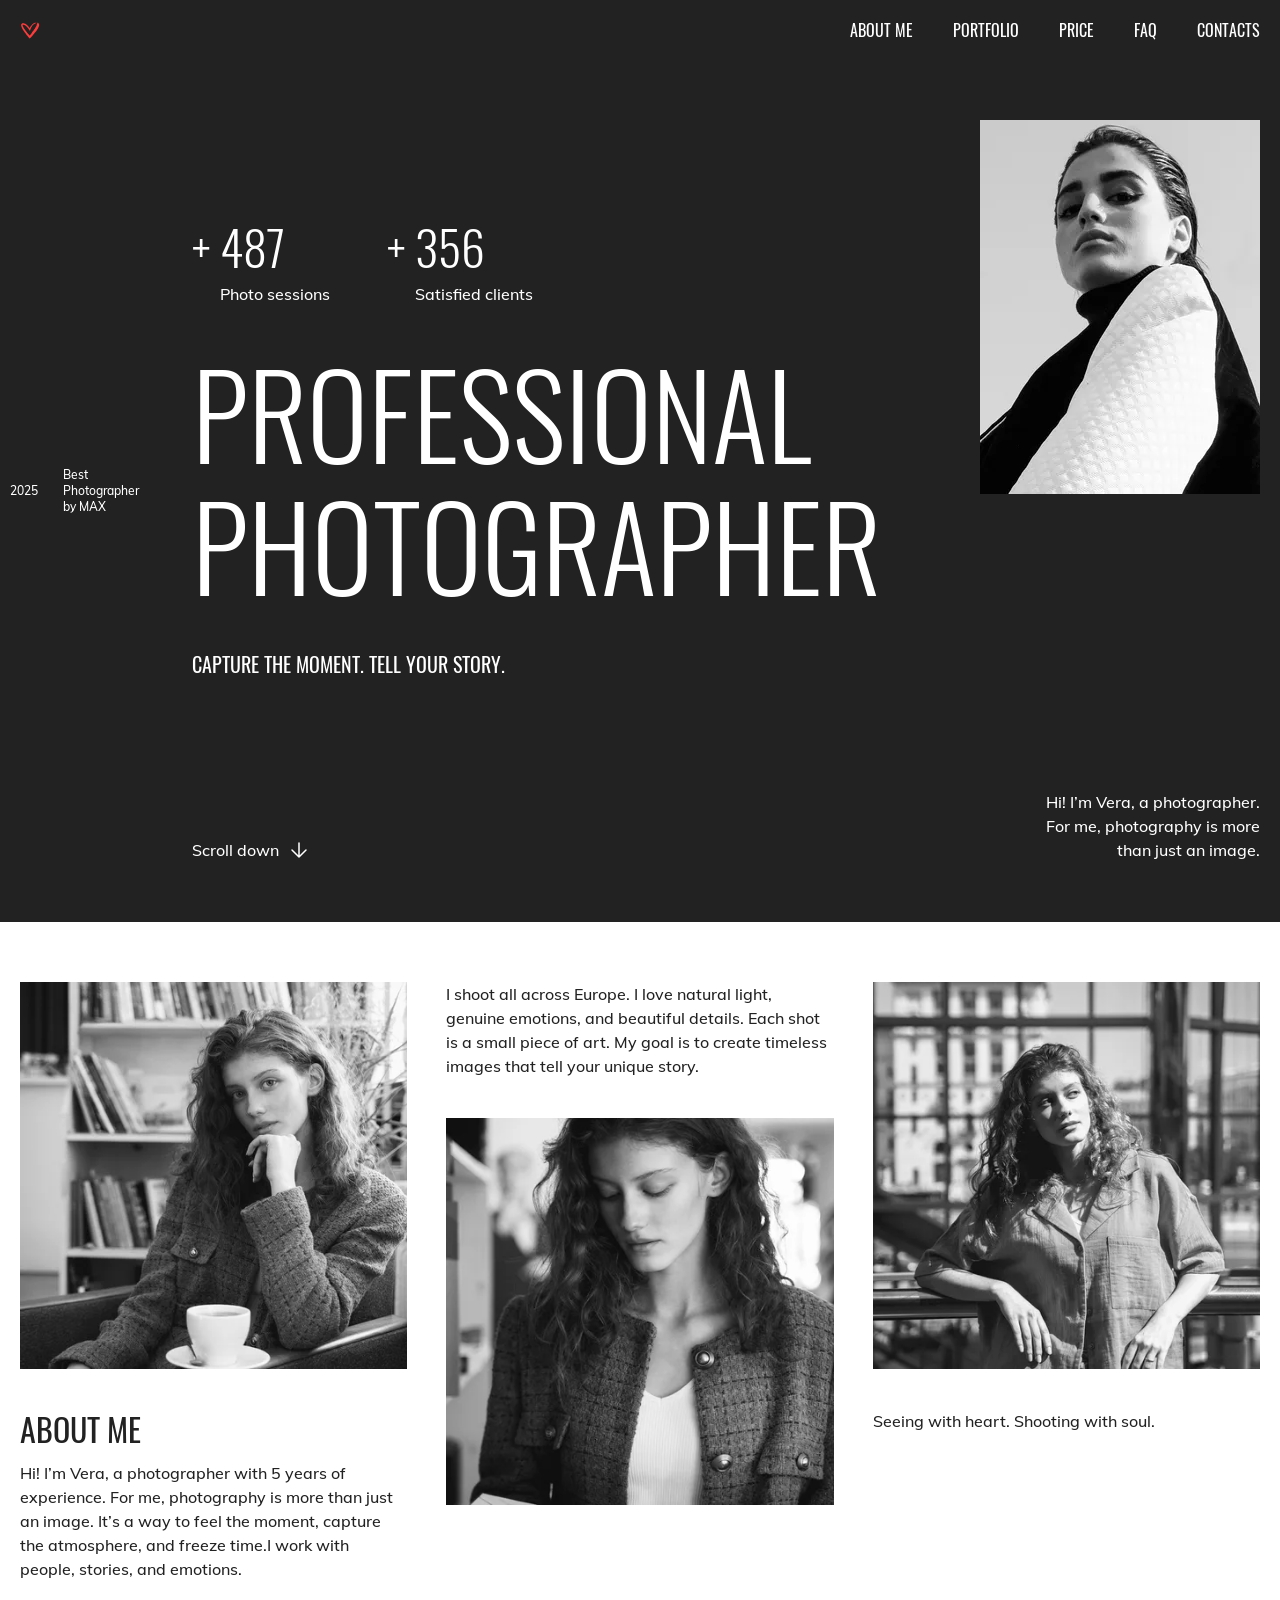
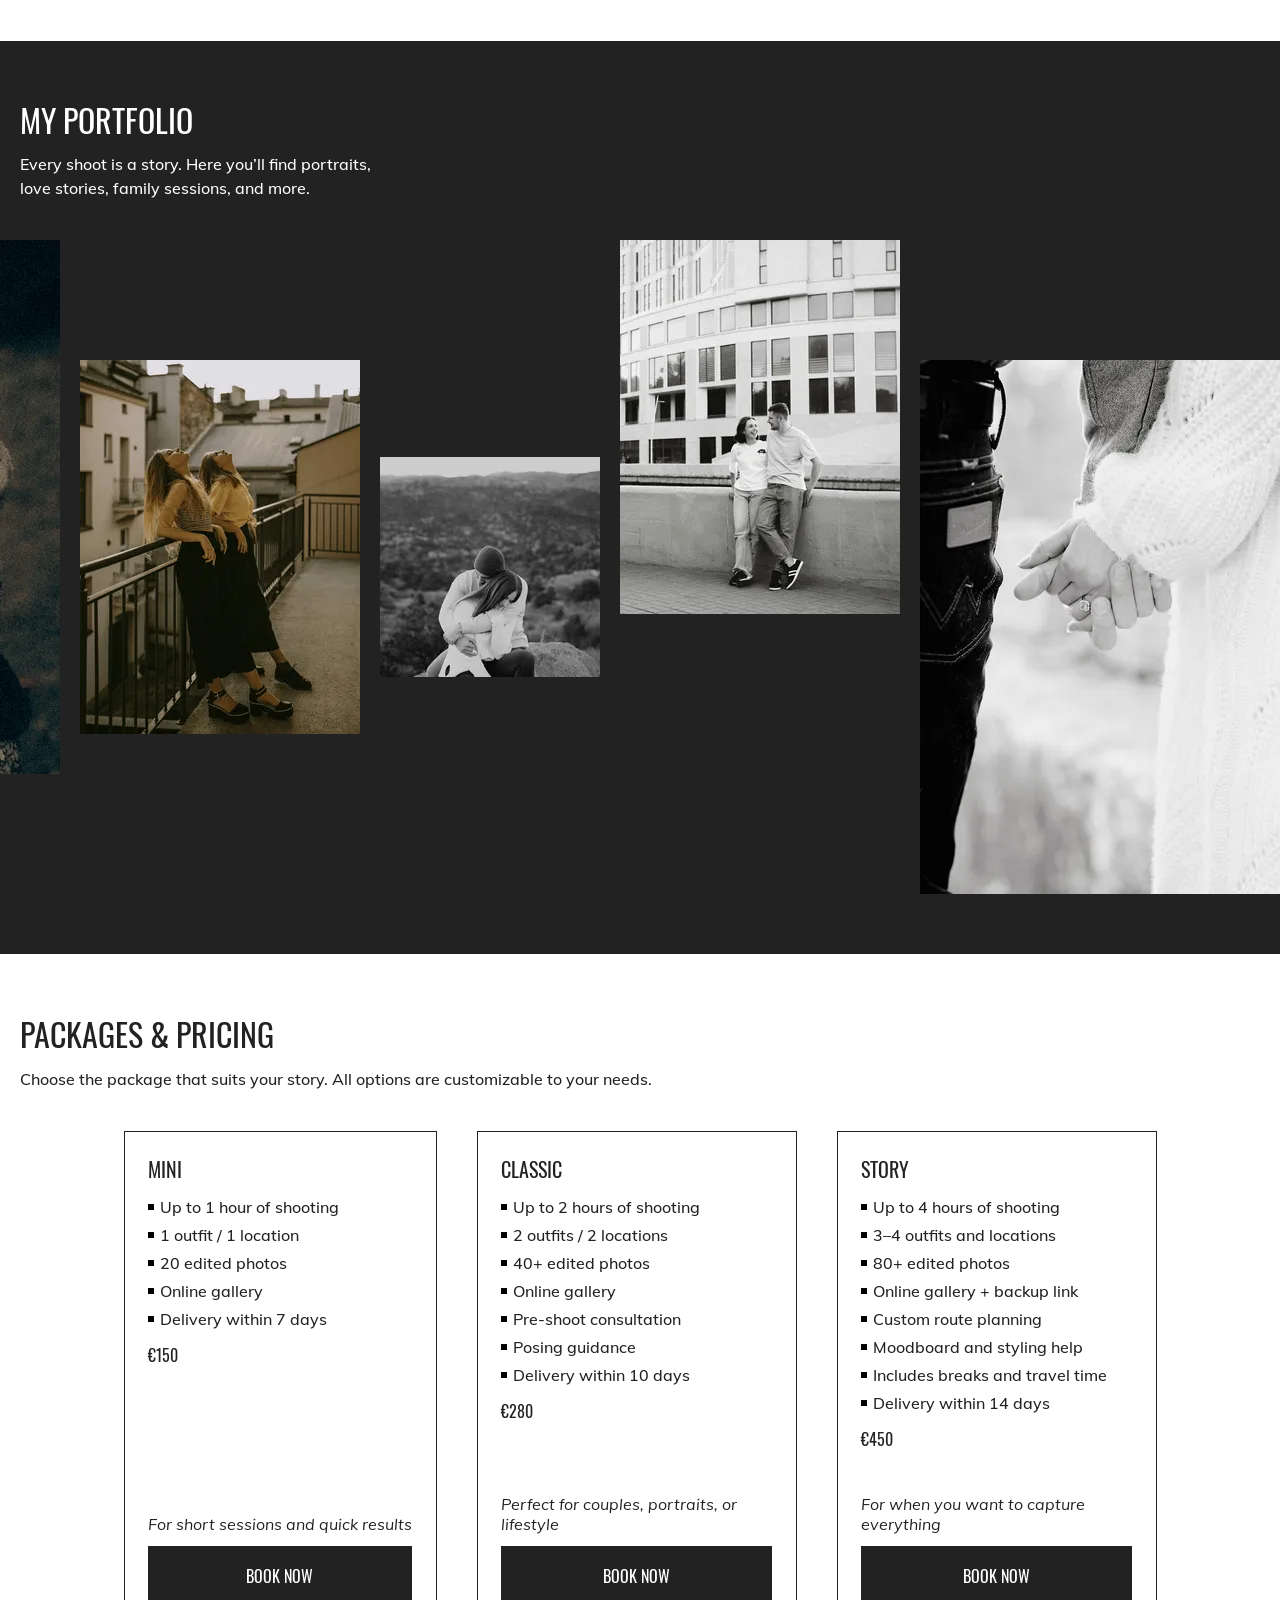
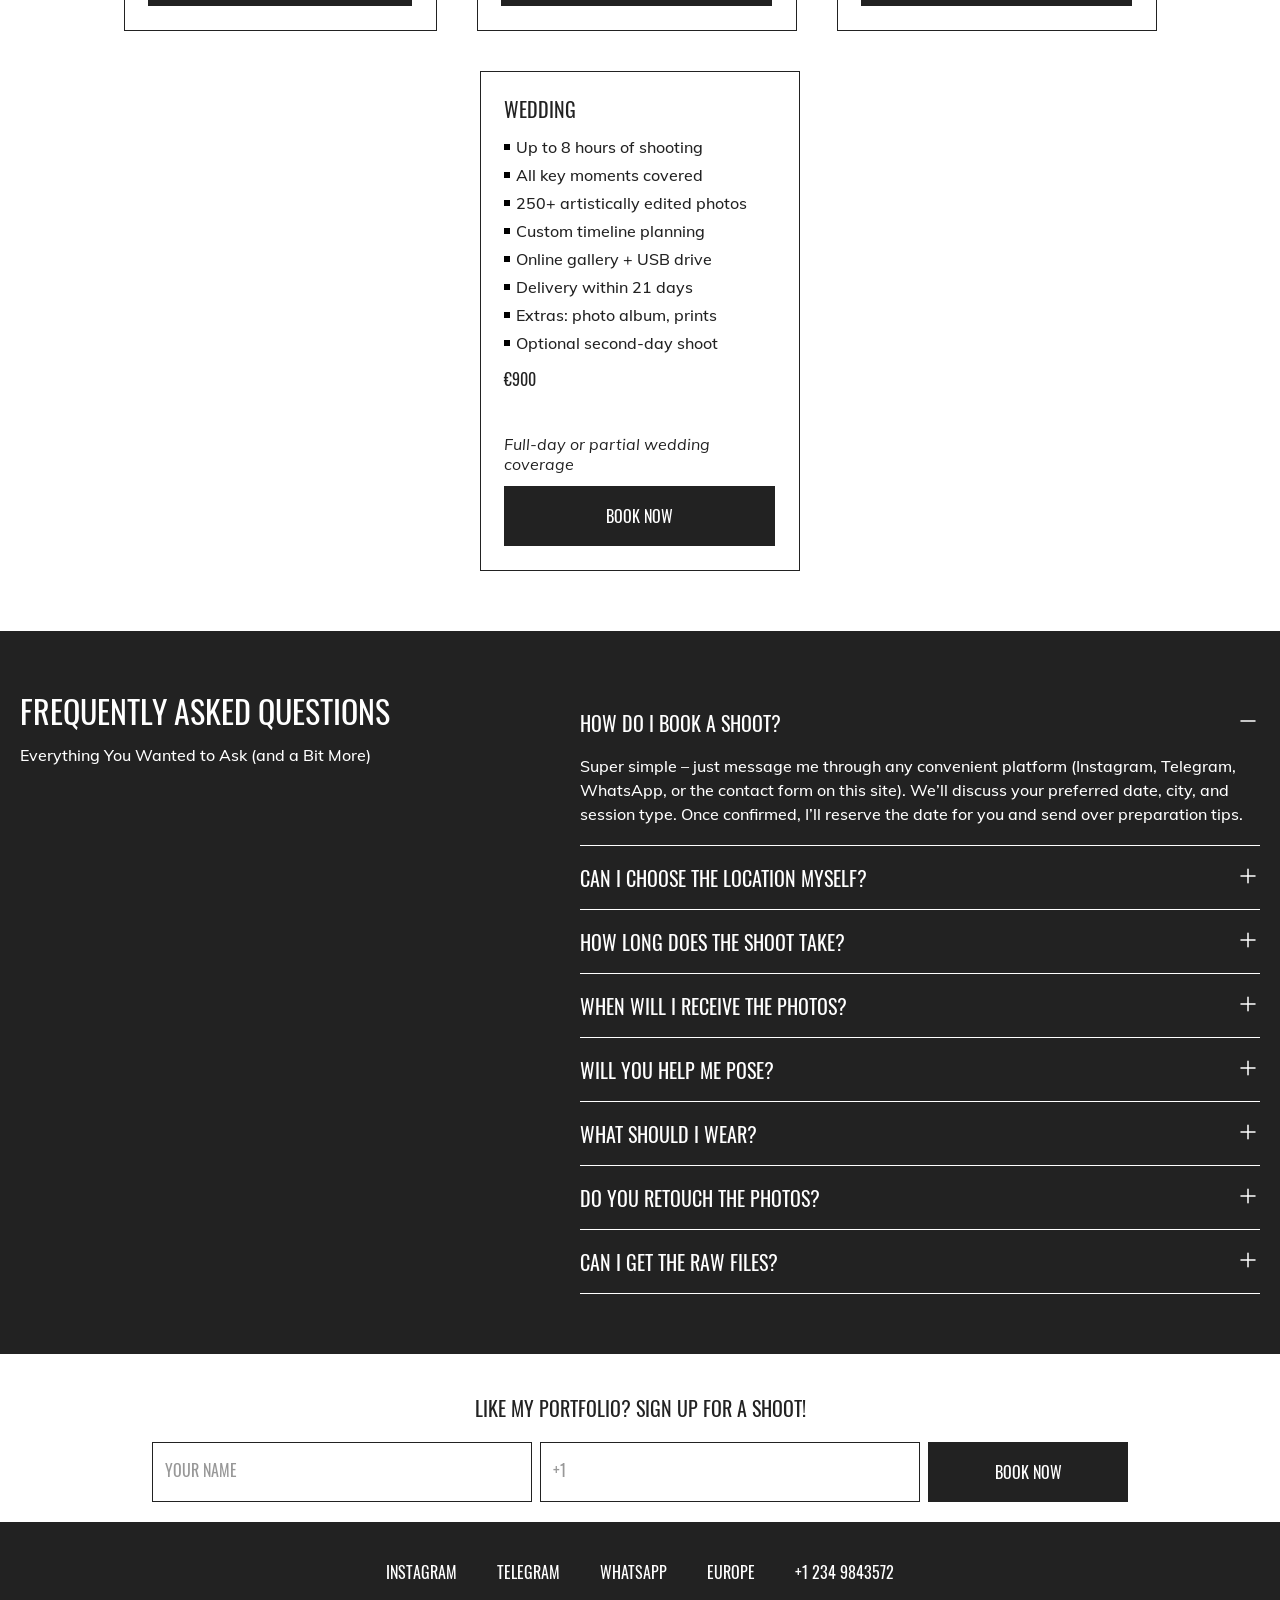
<file: index.html>
<!DOCTYPE html><html class="page" lang="en"><head><meta charset="UTF-8"><meta name="viewport" content="width=device-width,initial-scale=1"><link rel="stylesheet" href="./styles/styles.css"><link rel="icon" href="./favicon.ico"><title>Portfolio</title></head><body class="page__body"><header class="header"><div class="header__container container"><img class="header__logo" src="./images/logo.svg" alt="logo" width="20" height="20"> <button class="header__burger" type="button"><span class="visually-hidden">меню</span> <span class="header__burger-line"></span> <span class="header__burger-line header__burger-line--2"></span></button><nav class="header__nav"><ul class="header__list"><li class="header__item"><a class="header__link text-nav" href="#about">about me</a></li><li><a class="header__link text-nav" href="#portfolio">portfolio</a></li><li><a class="header__link text-nav" href="#price">price</a></li><li><a class="header__link text-nav" href="#faq">faq</a></li><li><a class="header__link text-nav" href="#contact">contacts</a></li></ul></nav></div></header><main class="page__main"><section class="hero"><div class="hero__container container"><div class="hero__running-title"><p class="hero__year text-small">2025</p><div class="hero__line"></div><p class="text-small">Best Photographer by MAX</p></div><div class="hero__wrapper"><div class="hero__inner1"><ul class="hero__property"><li class="hero__property-item"><p class="text-decor">487</p><span class="text-base">Photo sessions</span></li><li class="hero__property-item"><p class="text-decor">356</p><span class="text-base">Satisfied clients</span></li></ul><h1 class="hero__title title">Professional photographer</h1><p class="hero__subtitle subtitle">Capture the Moment. Tell Your Story.</p><a class="hero__down text-base" href="#about">Scroll down</a></div><div class="hero__inner2"><img class="hero__img" src="./images/hero/hero1-1x.webp" alt="девушка в горах" width="220" height="220"></div><div class="hero__inner3"><img class="hero__img" src="./images/hero/hero2-1x.webp" alt="фотограф" width="280" height="374"><p class="hero__hi text-base">Hi! I’m Vera, a photographer. For me, photography is more than just an image.</p></div></div></div></section><section class="about" id="about"><div class="about__container container"><img class="about__img" src="./images/about/about1-1x.webp" alt="фотограф" width="440" height="440"><h2 class="about__title title-section txt-dark">about me</h2><p class="about__text-1 text-base txt-dark">Hi! I’m Vera, a photographer with 5 years of experience. For me, photography is more than just an image. It’s a way to feel the moment, capture the atmosphere, and freeze time.I work with people, stories, and emotions.</p><p class="about__text-2 text-base txt-dark">I shoot all across Europe. I love natural light, genuine emotions, and beautiful details. Each shot is a small piece of art. My goal is to create timeless images that tell your unique story.</p><img class="about__img about__img--2" src="./images/about/about2-1x.webp" alt="фотограф" width="440" height="440"> <img class="about__img about__img--3" src="./images/about/about3-1x.webp" alt="фотограф" width="440" height="440"> <span class="text-base txt-dark">Seeing with heart. Shooting with soul.</span></div></section><section class="portfolio" id="portfolio"><div class="container"><h2 class="portfolio__title title-section">my portfolio</h2><p class="portfolio__text text-base">Every shoot is a story. Here you’ll find portraits, love stories, family sessions, and more.</p><div class="portfolio__slider"><button id="slider-left"></button> <button id="slider-right"></button><ul class="portfolio__list"><li class="portfolio__item"><img class="portfolio__img" src="./images/portfolio/portfolio1-1x.webp" alt="1" width="400" height="534"></li><li class="portfolio__item"><img class="portfolio__img" src="./images/portfolio/portfolio2-1x.webp" alt="2" width="220" height="220"></li><li class="portfolio__item"><img class="portfolio__img" src="./images/portfolio/portfolio3-1x.webp" alt="3" width="280" height="374"></li><li class="portfolio__item"><img class="portfolio__img" src="./images/portfolio/portfolio4-1x.webp" alt="4" width="400" height="534"></li><li class="portfolio__item"><img class="portfolio__img" src="./images/portfolio/portfolio5-1x.webp" alt="5" width="280" height="374"></li><li class="portfolio__item"><img class="portfolio__img" src="./images/portfolio/portfolio6-1x.webp" alt="6" width="220" height="220"></li><li class="portfolio__item"><img class="portfolio__img" src="./images/portfolio/portfolio7-1x.webp" alt="7" width="280" height="374"></li><li class="portfolio__item"><img class="portfolio__img" src="./images/portfolio/portfolio8-1x.webp" alt="8" width="400" height="534"></li><li class="portfolio__item"><img class="portfolio__img" src="./images/portfolio/portfolio9-1x.webp" alt="9" width="220" height="220"></li><li class="portfolio__item"><img class="portfolio__img" src="./images/portfolio/portfolio10-1x.webp" alt="10" width="280" height="374"></li><li class="portfolio__item"><img class="portfolio__img" src="./images/portfolio/portfolio11-1x.webp" alt="11" width="280" height="374"></li><li class="portfolio__item"><img class="portfolio__img" src="./images/portfolio/portfolio12-1x.webp" alt="12" width="400" height="534"></li></ul></div></div></section><section class="price" id="price"><div class="container"><h2 class="price__title title-section txt-dark">Packages & Pricing</h2><p class="price__text text-base txt-dark">Choose the package that suits your story. All options are customizable to your needs.</p><ul class="price__list"><li class="price__item"><h3 class="price__subtitle subtitle txt-dark">Mini</h3><ul class="price__features-list"><li><span class="text-base txt-dark">Up to 1 hour of shooting</span></li><li><span class="text-base txt-dark">1 outfit / 1 location</span></li><li><span class="text-base txt-dark">20 edited photos</span></li><li><span class="text-base txt-dark">Online gallery</span></li><li><span class="text-base txt-dark">Delivery within 7 days</span></li></ul><p class="price__cost text-btn txt-dark">€150</p><p class="price__text-italic text-base text-base--italic txt-dark">For short sessions and quick results</p><button class="price__button button text-btn" type="button">Book now</button></li><li class="price__item"><h3 class="price__subtitle subtitle txt-dark">Classic</h3><ul class="price__features-list"><li><span class="text-base txt-dark">Up to 2 hours of shooting</span></li><li><span class="text-base txt-dark">2 outfits / 2 locations</span></li><li><span class="text-base txt-dark">40+ edited photos</span></li><li><span class="text-base txt-dark">Online gallery</span></li><li><span class="text-base txt-dark">Pre-shoot consultation</span></li><li><span class="text-base txt-dark">Posing guidance</span></li><li><span class="text-base txt-dark">Delivery within 10 days</span></li></ul><p class="price__cost text-btn txt-dark">€280</p><p class="price__text-italic text-base text-base--italic txt-dark">Perfect for couples, portraits, or lifestyle</p><button class="price__button button text-btn" type="button">Book now</button></li><li class="price__item"><h3 class="price__subtitle subtitle txt-dark">Story</h3><ul class="price__features-list"><li><span class="text-base txt-dark">Up to 4 hours of shooting</span></li><li><span class="text-base txt-dark">3–4 outfits and locations</span></li><li><span class="text-base txt-dark">80+ edited photos</span></li><li><span class="text-base txt-dark">Online gallery + backup link</span></li><li><span class="text-base txt-dark">Custom route planning</span></li><li><span class="text-base txt-dark">Moodboard and styling help</span></li><li><span class="text-base txt-dark">Includes breaks and travel time</span></li><li><span class="text-base txt-dark">Delivery within 14 days</span></li></ul><p class="price__cost text-btn txt-dark">€450</p><p class="price__text-italic text-base text-base--italic txt-dark">For when you want to capture everything</p><button class="price__button button text-btn" type="button">Book now</button></li><li class="price__item"><h3 class="price__subtitle subtitle txt-dark">Wedding</h3><ul class="price__features-list"><li><span class="text-base txt-dark">Up to 8 hours of shooting</span></li><li><span class="text-base txt-dark">All key moments covered</span></li><li><span class="text-base txt-dark">250+ artistically edited photos</span></li><li><span class="text-base txt-dark">Custom timeline planning</span></li><li><span class="text-base txt-dark">Online gallery + USB drive</span></li><li><span class="text-base txt-dark">Delivery within 21 days</span></li><li><span class="text-base txt-dark">Extras: photo album, prints</span></li><li><span class="text-base txt-dark">Optional second-day shoot</span></li></ul><p class="price__cost text-btn txt-dark">€900</p><p class="price__text-italic text-base text-base--italic txt-dark">Full-day or partial wedding coverage</p><button class="price__button button text-btn" type="button">Book now</button></li></ul></div><div class="modal"><div class="modal__container"><button class="modal__btn" type="button"><span class="visually-hidden">закрыть МО</span> <span class="modal__btn-line"></span> <span class="modal__btn-line modal__btn-line--2"></span></button><h2 class="contact__title subtitle txt-dark">Like my portfolio? Sign up for a shoot!</h2><form class="modal__form form" action="/submit-form" method="post" autocomplete="off"><input class="form__filed text-field" type="text" placeholder="your name"> <input class="form__filed text-field" type="tel" placeholder="+1"> <button class="form__button button text-btn" type="submit">Book now</button></form></div></div></section><section class="faq" id="faq"><div class="faq__container container"><div><h2 class="faq__title title-section">Frequently Asked Questions</h2><span class="text-base">Everything You Wanted to Ask (and a Bit More)</span></div><div class="faq__wrapper"><details class="faq__faq" open><summary class="faq__question subtitle">How do I book a shoot?</summary><p class="faq__answer text-base">Super simple – just message me through any convenient platform (Instagram, Telegram, WhatsApp, or the contact form on this site). We’ll discuss your preferred date, city, and session type. Once confirmed, I’ll reserve the date for you and send over preparation tips.</p></details><details class="faq__faq"><summary class="faq__question subtitle">Can I choose the location myself?</summary><p class="faq__answer text-base">Absolutely! If there’s a special place you love or have in mind — I’m happy to shoot there. If you’re unsure, I can suggest beautiful spots with great lighting and atmosphere, tailored to your vision and mood.</p></details><details class="faq__faq"><summary class="faq__question subtitle">How long does the shoot take?</summary><p class="faq__answer text-base">That depends on the package you choose. On average, sessions last from 1 to 4 hours. We’ll plan the pace and type of shoot together — from relaxed city strolls and love stories to more dynamic or editorial sessions.</p></details><details class="faq__faq"><summary class="faq__question subtitle">When will I receive the photos?</summary><p class="faq__answer text-base">You’ll receive your edited photos within 7–14 days. For event and wedding sessions — up to 30 days. I deliver them in a stylish online gallery, where you can download them in full quality or easily share with friends and family.</p></details><details class="faq__faq"><summary class="faq__question subtitle">Will you help me pose?</summary><p class="faq__answer text-base">Definitely! I’ll guide you gently throughout the session — where to look, how to move, how to relax. The goal is to make you feel comfortable and natural. My approach is relaxed, and I’ll never force awkward poses. The result? Real, expressive, and beautiful photos.</p></details><details class="faq__faq"><summary class="faq__question subtitle">What should I wear?</summary><p class="faq__answer text-base">After booking, I’ll send you a style guide with suggestions for colors, textures, and combinations. The most important thing is that you feel confident in your outfit. I’m also happy to help you coordinate looks or plan something cohesive for couples or groups.</p></details><details class="faq__faq"><summary class="faq__question subtitle">Do you retouch the photos?</summary><p class="faq__answer text-base">Yes, all photos are color-corrected and lightly retouched. My editing style is clean and natural — no overdone filters or fake skin. Just you, at your best. Extra retouching is available upon request.</p></details><details class="faq__faq"><summary class="faq__question subtitle">Can I get the raw files?</summary><p class="faq__answer text-base">I don’t deliver RAW files. My work includes not only shooting, but also careful selection and editing to create a complete and polished result. You’ll receive only the best images, ready for printing, sharing, or publishing.</p></details></div></div></section></main><footer class="footer"><section class="contact" id="contact"><div class="container"><h2 class="contact__title subtitle txt-dark">Like my portfolio? Sign up for a shoot!</h2><form class="form" action="/submit-form" method="post" autocomplete="off"><input class="form__filed text-field" type="text" placeholder="your name"> <input class="form__filed text-field" type="tel" placeholder="+1"> <button class="form__button button text-btn" type="submit">Book now</button></form></div></section><section class="footer__social"><h2 class="visually-hidden">Соцсети</h2><div class="footer__container container"><ul class="footer__social-list"><li class="footer__social-item"><a class="footer__social-link text-btn" href="#">instagram</a></li><li class="footer__social-item"><a class="footer__social-link text-btn" href="#">telegram</a></li><li class="footer__social-item"><a class="footer__social-link text-btn" href="#">whatsapp</a></li><li class="footer__social-item"><a class="footer__social-link text-btn" href="#">Europe</a></li></ul><a class="footer__social-link footer__tel text-btn" href="tel:+12349843572">+1 234 9843572</a></div></section></footer><!-- <script src="./scripts/main.js"></script> --><script type="module" src="./scripts/index.js"></script></body></html>
</file>
<file: styles/styles.css>
html{-webkit-text-size-adjust:100%;line-height:1.15}body{margin:0}main{display:block}h1{margin:.67em 0;font-size:2em}hr{box-sizing:content-box;height:0;overflow:visible}pre{font-family:monospace;font-size:1em}a{background-color:#0000}abbr[title]{border-bottom:none;text-decoration:underline dotted}b,strong{font-weight:bolder}code,kbd,samp{font-family:monospace;font-size:1em}small{font-size:80%}sub,sup{vertical-align:baseline;font-size:75%;line-height:0;position:relative}sub{bottom:-.25em}sup{top:-.5em}img{border-style:none}button,input,optgroup,select,textarea{margin:0;font-family:inherit;font-size:100%;line-height:1.15}button,input{overflow:visible}button,select{text-transform:none}button,[type=button],[type=reset],[type=submit]{-webkit-appearance:button}button::-moz-focus-inner{border-style:none;padding:0}[type=button]::-moz-focus-inner{border-style:none;padding:0}[type=reset]::-moz-focus-inner{border-style:none;padding:0}[type=submit]::-moz-focus-inner{border-style:none;padding:0}button:-moz-focusring{outline:1px dotted buttontext}[type=button]:-moz-focusring{outline:1px dotted buttontext}[type=reset]:-moz-focusring{outline:1px dotted buttontext}[type=submit]:-moz-focusring{outline:1px dotted buttontext}fieldset{padding:.35em .75em .625em}legend{box-sizing:border-box;max-width:100%;color:inherit;white-space:normal;padding:0;display:table}progress{vertical-align:baseline}textarea{overflow:auto}[type=checkbox],[type=radio]{box-sizing:border-box;padding:0}[type=number]::-webkit-inner-spin-button{height:auto}[type=number]::-webkit-outer-spin-button{height:auto}[type=search]{outline-offset:-2px;-webkit-appearance:textfield}[type=search]::-webkit-search-decoration{-webkit-appearance:none}::-webkit-file-upload-button{font:inherit;-webkit-appearance:button}details{display:block}summary{display:list-item}template,[hidden]{display:none}@font-face{font-family:Oswald;font-style:normal;font-weight:400;src:url(../fonts/Oswald-Regular.woff2)format("woff2"),url(../fonts/Oswald-Regular.woff)format("woff");font-display:swap}@font-face{font-family:Oswald;font-style:normal;font-weight:300;src:url(../fonts/Oswald-Light.woff2)format("woff2"),url(../fonts/Oswald-Light.woff)format("woff");font-display:swap}@font-face{font-family:Oswald;font-style:normal;font-weight:500;src:url(../fonts/Oswald-Medium.woff2)format("woff2"),url(../fonts/Oswald-Medium.woff)format("woff");font-display:swap}@font-face{font-family:Mulish;font-style:normal;font-weight:400;src:url(../fonts/Mulish-Regular.woff2)format("woff2"),url(../fonts/Mulish-Regular.woff)format("woff");font-display:swap}@font-face{font-family:Mulish;font-style:normal;font-weight:500;src:url(../fonts/Mulish-Medium.woff2)format("woff2"),url(../fonts/Mulish-Medium.woff)format("woff");font-display:swap}@font-face{font-family:Mulish;font-style:normal;font-weight:600;src:url(../fonts/Mulish-Bold.woff2)format("woff2"),url(../fonts/Mulish-Bold.woff)format("woff");font-display:swap}@font-face{font-family:Mulish;font-style:italic;font-weight:400;src:url(../fonts/Mulish-Italic.woff2)format("woff2"),url(../fonts/Mulish-Italic.woff)format("woff");font-display:swap}.text-nav{color:#fff;text-transform:uppercase;margin-top:0;margin-bottom:0;font-family:Oswald,Georgia,sans-serif;font-size:16px;font-weight:400;line-height:24px;text-decoration:none}.title{color:#fff;text-transform:uppercase;margin-top:0;margin-bottom:0;font-family:Oswald,Georgia,sans-serif;font-size:116px;font-weight:300;line-height:132px}@media (width<=768px){.title{font-size:68px;line-height:80px}}@media (width<=380px){.title{font-size:56px;line-height:64px}}.title-section{color:#fff;text-transform:uppercase;margin-top:0;margin-bottom:0;font-family:Oswald,Georgia,sans-serif;font-size:32px;font-weight:400;line-height:40px}.subtitle{color:#fff;text-transform:uppercase;margin-top:0;margin-bottom:0;font-family:Oswald,Georgia,sans-serif;font-size:20px;font-weight:400;line-height:28px}.text-decor{color:#fff;text-transform:uppercase;margin-top:0;margin-bottom:8px;font-family:Oswald,Georgia,sans-serif;font-size:48px;font-weight:300;line-height:54px}@media (width<=768px){.text-decor{font-weight:300}}.text-base{color:#fff;margin-top:0;margin-bottom:0;font-family:Mulish,arial,sans-serif;font-size:16px;font-weight:500;line-height:24px}.text-base--italic{font-style:italic;line-height:20px}@media (width<=380px){.text-base{font-weight:400px}}.text-small{color:#fff;margin-top:0;margin-bottom:0;font-family:Mulish,arial,sans-serif;font-size:12px;font-weight:500;line-height:16px}.text-btn{color:#fff;text-transform:uppercase;margin-top:0;margin-bottom:0;font-family:Oswald,Georgia,sans-serif;font-size:16px;font-weight:400;line-height:24px;text-decoration:none}.txt-dark{color:#222}.page{scroll-behavior:smooth}.page__body{background-color:#fff;margin:0 auto}.visually-hidden{white-space:nowrap;clip-path:inset(100%);clip:rect(0 0 0 0);border:0;width:1px;height:1px;margin:-1px;padding:0;position:absolute;overflow:hidden}.container{box-sizing:border-box;max-width:1440px;margin:0 auto;padding-left:20px;padding-right:20px}@media (width<=768px){.container{max-width:768px}}@media (width<=380px){.container{min-width:380px}}.overlay{overflow-y:hidden}.overlay:after{content:"";z-index:9;background-color:#181c29cc;width:100%;height:100%;position:fixed;inset:0}.button{box-sizing:border-box;cursor:pointer;background-color:#222;border:none;padding:18px 20px;transition:all .3s ease-in-out;display:block}.button--not-active{color:#222;background-color:#0000}.button:focus{outline:none}.button:focus-visible{outline:auto}.button:hover{color:#222;background-color:#ff3c3c}.button:active{opacity:.5}.header{z-index:10;background-color:#222;position:relative}.header__container{justify-content:space-between;align-items:center;padding:0;display:flex}.header__logo{width:20px;height:20px;padding:20px;display:block}.header__burger{box-sizing:border-box;background-color:#0000;border:none;width:60px;height:60px;margin:0;padding:20px;display:none}.header__burger:focus-visible{outline:auto}@media (width<=768px){.header__burger{cursor:pointer;flex-direction:column;justify-content:center;align-items:end;gap:6px;display:flex}}.header__burger--closer .header__burger-line{width:20px;transform:rotate(45deg)}.header__burger--closer .header__burger-line--2{transform:translateY(-8px)rotate(-45deg)}.header__burger-line{background-color:#fff;width:12px;height:2px;font-size:0;transition:all .5s;display:block}.header__burger-line--2{width:20px}.header__nav{box-sizing:border-box}@media (width<=768px){.header__nav{z-index:0;background-color:#222;width:100%;transition:all .5s;position:absolute;top:60px;right:-768px}.header__nav--open{z-index:10;right:0}}.header__list{margin-top:0;margin-bottom:0;padding-left:0;list-style:none;display:flex}@media (width<=768px){.header__list{flex-direction:column;align-items:center;margin-top:220px;margin-bottom:220px}}.header__link{padding:18px 20px;transition:color .3s ease-in-out,opacity .3s ease-in-out;display:block}.header__link:focus{outline:none}.header__link:focus-visible{outline:auto}.header__link:hover{color:#ff3c3c}.header__link:active{opacity:.5}.hero{background-color:#222;padding-top:60px;padding-bottom:60px}.hero__container{gap:20px;display:flex}.hero__running-title{writing-mode:sideways-lr;justify-content:space-between;align-items:center;gap:12px;margin-left:-10px;display:flex}@media (width<=380px){.hero__running-title{display:none}}.hero__line{background-color:#fff;flex-grow:1;width:1px;height:auto}.hero__wrapper{gap:40px;display:flex}@media (width<=1200px){.hero__wrapper{gap:20px}}@media (width<=910px){.hero__wrapper{gap:10px}}@media (width<=768px){.hero__wrapper{gap:20px}}@media (width<=760px){.hero__wrapper{gap:10px}}@media (width<=660px){.hero__wrapper{flex-direction:column}}@media (width<=380px){.hero__wrapper{flex-direction:column}}.hero__inner1{flex-shrink:1;padding-top:100px;padding-left:30px}@media (width<=760px){.hero__inner1{padding-left:0}}@media (width<=380px){.hero__inner1{padding-top:0;padding-left:0}}.hero__property{gap:85px;margin-top:0;margin-bottom:40px;margin-left:28px;padding-left:0;list-style:none;display:flex}.hero__property li::marker{content:"+ ";color:#fff;text-transform:uppercase;margin-top:0;margin-bottom:0;font-family:Oswald,Georgia,sans-serif;font-size:48px;font-weight:300;line-height:54px}@media (width<=380px){.hero__property-item{flex-shrink:0}}.hero__title{margin-bottom:40px}@media (width<=1200px){.hero__title{font-size:80px;line-height:110%}}@media (width<=920px){.hero__title{font-size:68px}}@media (width<=760px){.hero__title{font-size:56px}}.hero__subtitle{margin-bottom:160px}@media (width<=660px){.hero__subtitle{margin-bottom:20px}}@media (width<=380px){.hero__subtitle{margin-bottom:0}}.hero__down{cursor:pointer;background-color:#0000;border:none;gap:8px;margin:0;padding:0;text-decoration:none;transition:all .3s ease-in-out;display:flex}.hero__down:after{content:"";background-color:#fff;width:24px;height:24px;transition:all .3s ease-in-out;display:block;mask-image:url(../icons/stack.svg#arrow-down);mask-position:50%;mask-size:auto;mask-repeat:no-repeat}.hero__down:focus{outline:none}.hero__down:focus-visible{outline:auto}.hero__down:hover{color:#ff3c3c}.hero__down:hover:after{background-color:#ff3c3c}.hero__down:active{opacity:.5}@media (width<=380px){.hero__down{display:none}}.hero__img{object-fit:cover;display:block}@media (width<=910px){.hero__img{width:220px;height:auto}}.hero__inner2{align-items:center;display:flex}@media (width<=1300px){.hero__inner2{display:none}}@media (width<=768px){.hero__inner2{display:none}}.hero__inner3{flex-direction:column;flex-grow:1;justify-content:space-between;align-items:end;max-width:280px;display:flex}.hero__inner3 .hero__hi{text-align:right;margin-top:auto;padding-left:60px}@media (width<=768px){.hero__inner3 .hero__hi{padding-left:0}}@media (width<=380px){.hero__inner3 .hero__hi{padding-left:120px}}@media (width<=768px){.hero__inner3 .hero__img{width:220px;height:294px}}@media (width<=660px){.hero__inner3{max-width:100%}.hero__inner3 .hero__img{margin-bottom:60px}}@media (width<=380px){.hero__inner3{max-width:100%}.hero__inner3 .hero__img{margin-bottom:60px}}.about{color:#222;padding-top:60px;padding-bottom:60px}.about__container{columns:auto 3;column-gap:39px}@media (width<=768px){.about__container{columns:unset;column-gap:0}}.about__img{width:100%;height:auto;margin-bottom:40px;display:block}@media (width<=768px){.about__img{object-fit:cover;width:100%;height:100%}.about__img--3{display:none}}.about__title{margin-bottom:12px}.about__text-1{break-inside:avoid}@media (width<=768px){.about__text-1{margin-bottom:40px}}.about__text-2{margin-bottom:40px}.portfolio{background-color:#222;padding-top:59px;padding-bottom:60px}.portfolio__title{margin-bottom:12px}.portfolio__text{max-width:360px;margin-bottom:40px}.portfolio__slider{justify-content:center;margin-left:-20px;margin-right:-20px;display:flex;position:relative}.portfolio__list{gap:20px;height:654px;margin-top:0;margin-bottom:0;padding-left:0;list-style:none;display:flex}.portfolio__item{flex-direction:column;flex-grow:0;flex-shrink:0;display:flex}.portfolio__item:first-child,.portfolio__item:nth-child(8){margin-top:auto}.portfolio__item:nth-child(2),.portfolio__item:nth-child(6),.portfolio__item:nth-child(9){margin:auto 0}.portfolio__item:nth-child(3),.portfolio__item:nth-child(5),.portfolio__item:nth-child(11){margin-top:120px}.portfolio__item:nth-child(4),.portfolio__item:nth-child(7),.portfolio__item:nth-child(10),.portfolio__item:nth-child(12){margin-bottom:auto}.portfolio__img{object-fit:cover;display:block}.video{padding-top:100px}.video__title{text-align:center;margin-bottom:60px}.video__container{background-image:url(../images/video/video_img-1x.webp);width:1400px;height:705px;position:relative}.video__play-btn{cursor:pointer;background-color:#fff;width:132px;height:132px;transition:background-color .3s ease-in-out,opacity .3s ease-in-out;display:block;position:absolute;top:50%;left:50%;transform:translate(-50%,-50%);mask-image:url(../icons/stack.svg#Play_hover);mask-position:50%;mask-size:97% 97%;mask-repeat:no-repeat}.video__play-btn:focus{outline:none}.video__play-btn:focus-visible{outline:auto}.video__play-btn:hover{background-color:#222}.video__play-btn:active{opacity:.5}.price{padding-top:60px;padding-bottom:60px;position:relative}.price__title{margin-bottom:13px}.price__text{margin-bottom:40px}.price__list{gap:40px;margin-top:0;margin-bottom:0;padding-left:0;list-style:none;display:flex}@media (width<=1400px){.price__list{flex-wrap:wrap;justify-content:center}}@media (width<=768px){.price__list{flex-wrap:wrap;justify-content:center;gap:20px}}.price__item{box-sizing:border-box;border:1px solid #222;flex-direction:column;max-width:320px;min-height:500px;padding:23px 24px 24px 23px;display:flex}.price__subtitle{margin-bottom:12px}.price__features-list{flex-direction:column;gap:4px;margin-top:0;margin-bottom:12px;padding-left:0;list-style:none;display:flex}.price__features-list li{align-items:center;gap:6px;display:flex}.price__features-list li:before{content:"";background-color:#000;width:6px;height:6px;display:inline-block}.price__cost{margin-bottom:auto}.price__text-italic{margin-bottom:12px}.price:has(.price__button:hover) .price__item,.price:has(.price__button:focus) .price__item{border-color:#ff3c3c}.contact{padding-top:40px;padding-bottom:20px}.contact__title{text-align:center;margin-bottom:20px}.faq{background-color:#222;padding-top:60px;padding-bottom:60px}.faq__container{justify-content:space-between;gap:40px;display:flex}@media (width<=768px){.faq__container{flex-direction:column}}.faq__title{margin-bottom:12px}.faq__wrapper{min-width:680px;max-width:680px}@media (width<=768px){.faq__wrapper{min-width:auto;max-width:100%}}.faq__faq{box-sizing:border-box;border-bottom:1px solid #fff}.faq__question{cursor:pointer;justify-content:space-between;align-items:flex-start;padding:18px 0 17px;list-style:none;transition:color .3s ease-in-out,opacity .3s ease-in-out;display:flex}.faq__question:after{content:"";background-color:#fff;width:24px;height:24px;display:block;mask-image:url(../icons/stack.svg#plus);mask-position:50%;mask-size:15.5px;mask-repeat:no-repeat}.faq__question:focus{outline:none}.faq__question:focus-visible{outline:auto}.faq__question:hover{color:#ff3c3c}.faq__question:hover:after{background-color:#ff3c3c}.faq__question:active,.faq__question:active:after{opacity:.5}.faq__faq[open]>.faq__question:after{mask-image:url(../icons/stack.svg#minus);mask-size:15.5px 2px}.faq__answer{margin-bottom:19px}.form{justify-content:center;gap:8px;display:flex}@media (width<=670px){.form{flex-wrap:wrap}}@media (width<=380px){.form{flex-direction:column}}.form__filed{box-sizing:border-box;background-color:#0000;border:1px solid #222;width:380px;height:60px;padding:18px 12px;transition:background-color .3s ease-in-out}.form__filed::placeholder{color:#989898;text-transform:uppercase;margin-top:0;margin-bottom:0;font-family:Oswald,Georgia,sans-serif;font-size:16px;font-weight:400;line-height:24px}.form__filed:focus{outline:none}.form__filed:focus-visible{outline:auto}.form__filed:hover{border:1px solid #ff3c3c;outline:none}@media (width<=768px){.form__filed{width:clamp(auto,256px,256px)}}@media (width<=670px){.form__filed{width:auto}}@media (width<=380px){.form__filed{width:auto}}.form__button{width:200px}@media (width<=768px){.form__button{flex-shrink:0}}@media (width<=380px){.form__button{width:auto}}.footer__social{background-color:#222;padding-top:20px;padding-bottom:20px}.footer__container{justify-content:center;align-items:center;display:flex}@media (width<=380px){.footer__container{flex-direction:column}}.footer__social-list{margin-top:0;margin-bottom:0;padding-left:0;list-style:none;display:flex}@media (width<=380px){.footer__social-list{flex-direction:column;align-items:center}}.footer__social-item{padding:18px 20px}.footer__social-link{transition:color .3s ease-in-out,opacity .3s ease-in-out;display:block}.footer__social-link:focus{outline:none}.footer__social-link:focus-visible{outline:auto}.footer__social-link:hover{color:#ff3c3c}.footer__social-link:active{opacity:.5}.footer__tel{padding:18px 20px}.modal{z-index:15;background-color:#fff;display:none;position:absolute;top:222px;left:50%;transform:translate(-50%)}.modal--open{display:block}.modal__container{box-sizing:border-box;border:1px solid #fff;width:500px;padding:60px}@media (width<=380px){.modal__container{width:340px;padding:60px 20px}}.modal__btn{box-sizing:border-box;cursor:pointer;background-color:#0000;border:none;flex-direction:column;justify-content:center;align-items:end;gap:6px;width:60px;height:60px;margin:0;padding:20px;display:flex;position:absolute;top:0;right:0}.modal__btn:focus-visible{outline:auto}.modal__btn-line{background-color:#222;width:20px;height:2px;font-size:0;display:block;transform:rotate(45deg)}.modal__btn-line--2{transform:translateY(-8px)rotate(-45deg)}.modal__form{flex-direction:column}.modal__form .form__button{width:100%}#slider-left,#slider-right{z-index:20;background-color:#0000;border:none;width:30%;height:654px;margin:0;padding:0;display:block;position:absolute}#slider-left{left:0}#slider-right{right:0}
</file>
